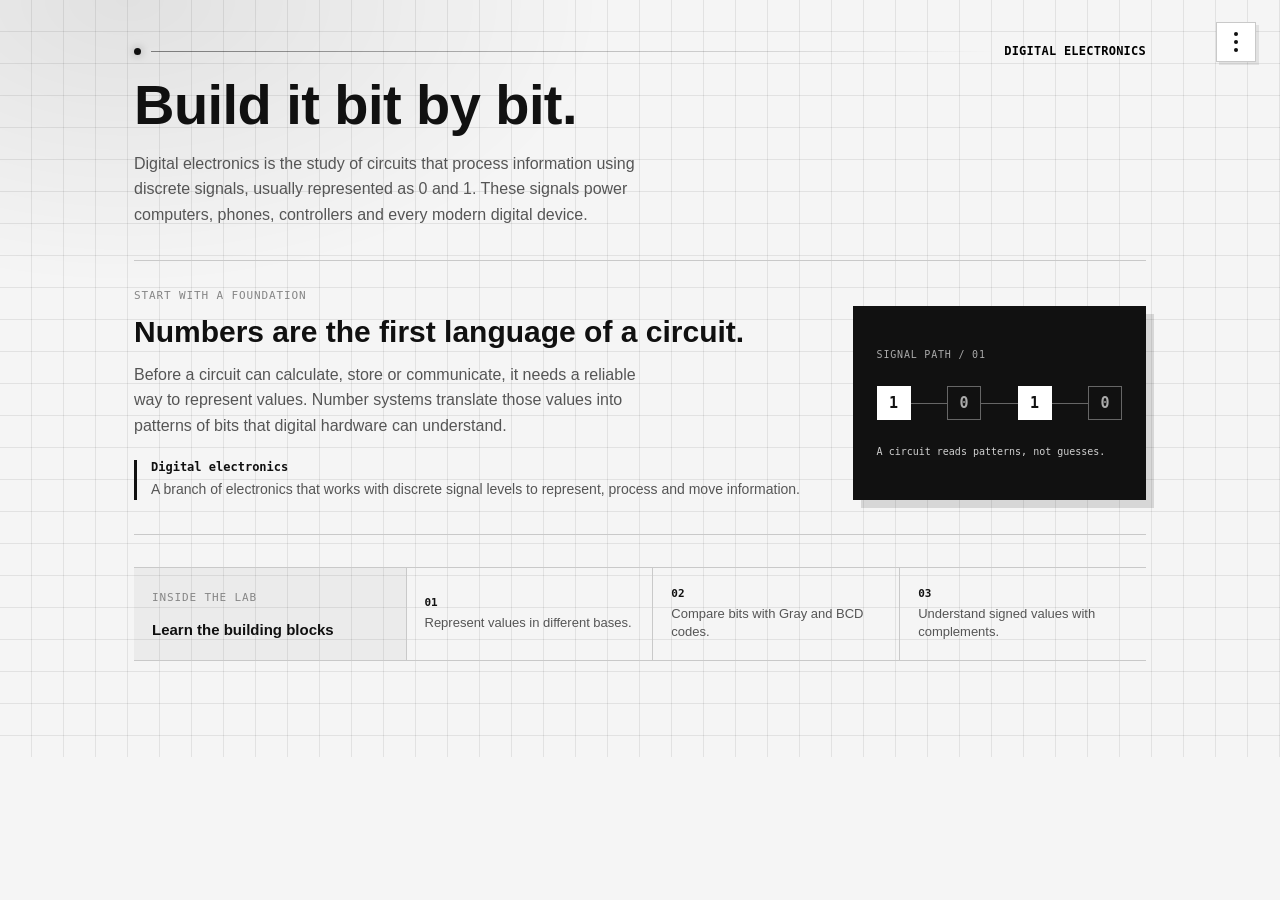
<file: index.html>
<!DOCTYPE html>
<html lang="en">
<head>
<meta charset="UTF-8">
<meta name="viewport" content="width=device-width, initial-scale=1.0">
<title>Digital Electronics</title>
  <link rel="stylesheet" href="styles.css">
</head>
<body>
<div class="wrap">

  <div class="module-menu">
    <button class="menu-trigger" id="moduleMenuToggle" type="button" aria-label="Open modules menu" aria-expanded="false" aria-controls="moduleMenu">
      <span></span><span></span><span></span>
    </button>
    <div class="module-menu-panel" id="moduleMenu" hidden>
      <div class="menu-title">Modules</div>
      <button class="menu-item active" data-module="number-systems" type="button">Number Systems <span>→</span></button>
      <button class="menu-item" data-module="logic-gates" type="button">Logic Gates <span>→</span></button>
      <button class="menu-item" data-module="adder" type="button">Adder <span>→</span></button>
      <button class="menu-item" data-module="subtractor" type="button">Subtractor <span>→</span></button>
      <div class="menu-status" id="menuStatus" aria-live="polite"></div>
    </div>
  </div>

  <main class="welcome-view" id="welcomeView">
    <header>
      <div class="eyebrow-trace">
        <div class="dot"></div>
        <div class="line"></div>
        <span class="label">DIGITAL ELECTRONICS</span>
      </div>
      <h1>Build it <em>bit by bit.</em></h1>
      <p class="sub">Digital electronics is the study of circuits that process information using discrete signals, usually represented as 0 and 1. These signals power computers, phones, controllers and every modern digital device.</p>
    </header>

    <section class="welcome-content" aria-labelledby="welcomeTitle">
      <div class="welcome-copy">
        <div class="console-label">Start with a foundation</div>
        <h2 id="welcomeTitle">Numbers are the first language of a circuit.</h2>
        <p>Before a circuit can calculate, store or communicate, it needs a reliable way to represent values. Number systems translate those values into patterns of bits that digital hardware can understand.</p>
        <div class="welcome-definition">
          <strong>Digital electronics</strong>
          <span>A branch of electronics that works with discrete signal levels to represent, process and move information.</span>
        </div>
      </div>
      <figure class="bit-figure" aria-label="Illustration of digital bits flowing through a circuit">
        <div class="bit-figure-label">SIGNAL PATH / 01</div>
        <div class="bit-track">
          <span class="bit-node active">1</span>
          <span class="bit-line"></span>
          <span class="bit-node">0</span>
          <span class="bit-line"></span>
          <span class="bit-node active">1</span>
          <span class="bit-line"></span>
          <span class="bit-node">0</span>
        </div>
        <div class="bit-figure-caption">A circuit reads patterns, not guesses.</div>
      </figure>
    </section>

    <section class="learning-strip" aria-label="What you can explore">
      <div class="learning-intro"><span class="console-label">Inside the lab</span><strong>Learn the building blocks</strong></div>
      <div class="learning-item"><b>01</b><span>Represent values in different bases.</span></div>
      <div class="learning-item"><b>02</b><span>Compare bits with Gray and BCD codes.</span></div>
      <div class="learning-item"><b>03</b><span>Understand signed values with complements.</span></div>
    </section>
  </main>

  <main class="app-view" id="appView" hidden>
    <div class="app-heading">
      <button class="back-action" id="backToWelcome" type="button">← Introduction</button>
      <div>
        <div class="console-label">Number systems</div>
        <h2>Conversion lab</h2>
      </div>
    </div>

  <nav class="module-nav" aria-label="Digital logic modules">
    <button class="module-option active" id="numberSystemsModule" type="button">Number Systems</button>
    <button class="module-option ai-option" id="aiGuideToggle" type="button" aria-expanded="false" aria-controls="aiGuide">Definitions</button>
  </nav>

  <aside class="ai-guide" id="aiGuide" aria-labelledby="aiGuideTitle" hidden>
    <div class="ai-guide-head">
      <div>
        <div class="console-label">Quick reference</div>
        <h2 id="aiGuideTitle">Term definitions</h2>
      </div>
    </div>
    <div class="definition-grid">
      <div class="definition"><strong>Decimal</strong><span>Base-10 system using digits 0 through 9.</span></div>
      <div class="definition"><strong>Binary</strong><span>Base-2 system using only 0 and 1, the language of digital circuits.</span></div>
      <div class="definition"><strong>Octal</strong><span>Base-8 system using digits 0 through 7. Each octal digit represents three binary bits.</span></div>
      <div class="definition"><strong>Hexadecimal</strong><span>Base-16 system using 0 through 9 and A through F. Each digit represents four bits.</span></div>
      <div class="definition"><strong>BCD (8421)</strong><span>Binary Coded Decimal: each decimal digit is stored separately as a four-bit group.</span></div>
      <div class="definition"><strong>Gray Code</strong><span>A binary code where adjacent values differ by exactly one bit.</span></div>
      <div class="definition"><strong>1's Complement</strong><span>Found by changing every 0 to 1 and every 1 to 0 in a fixed-width binary value.</span></div>
      <div class="definition"><strong>2's Complement</strong><span>Found by taking the 1's complement and adding 1; commonly used to represent signed integers.</span></div>
    </div>
  </aside>

  <div class="console">
    <div class="console-label">Enter value</div>
    <div class="input-row">
      <input id="numInput" type="text" inputmode="text" placeholder="e.g. 156 or 156.375" autocomplete="off" spellcheck="false">
    </div>
    <div class="switch-label">Input is in</div>
    <div class="switch-row" id="baseSwitches">
      <div class="switch active" data-base="DEC">DEC</div>
      <div class="switch" data-base="BIN">BIN</div>
      <div class="switch" data-base="OCT">OCT</div>
      <div class="switch" data-base="HEX">HEX</div>
      <div class="switch" data-base="BCD">BCD</div>
      <div class="switch" data-base="GRAY">GRAY</div>
    </div>
    <div class="error-msg" id="errorMsg"></div>
  </div>

  <div class="results-heading">Conversions</div>
  <div class="grid" id="resultsGrid"></div>

  <footer>
    <span>8 representations · 42 conversion paths</span>
    <span>All working shown — tap a card to expand</span>
  </footer>

  </main>

</div>

<div class="steps-modal" id="stepsModal" hidden>
  <section class="steps-sheet" role="dialog" aria-modal="true" aria-labelledby="stepsTitle">
    <button class="modal-close" id="modalClose" type="button" aria-label="Close working steps">&times;</button>
    <h2 id="stepsTitle">Working steps</h2>
    <p class="sheet-subtitle" id="stepsSubtitle"></p>
    <ol id="modalSteps"></ol>
    <div class="note" id="modalNote"></div>
  </section>
</div>

  <script src="script.js"></script>
</body>
</html>
</file>
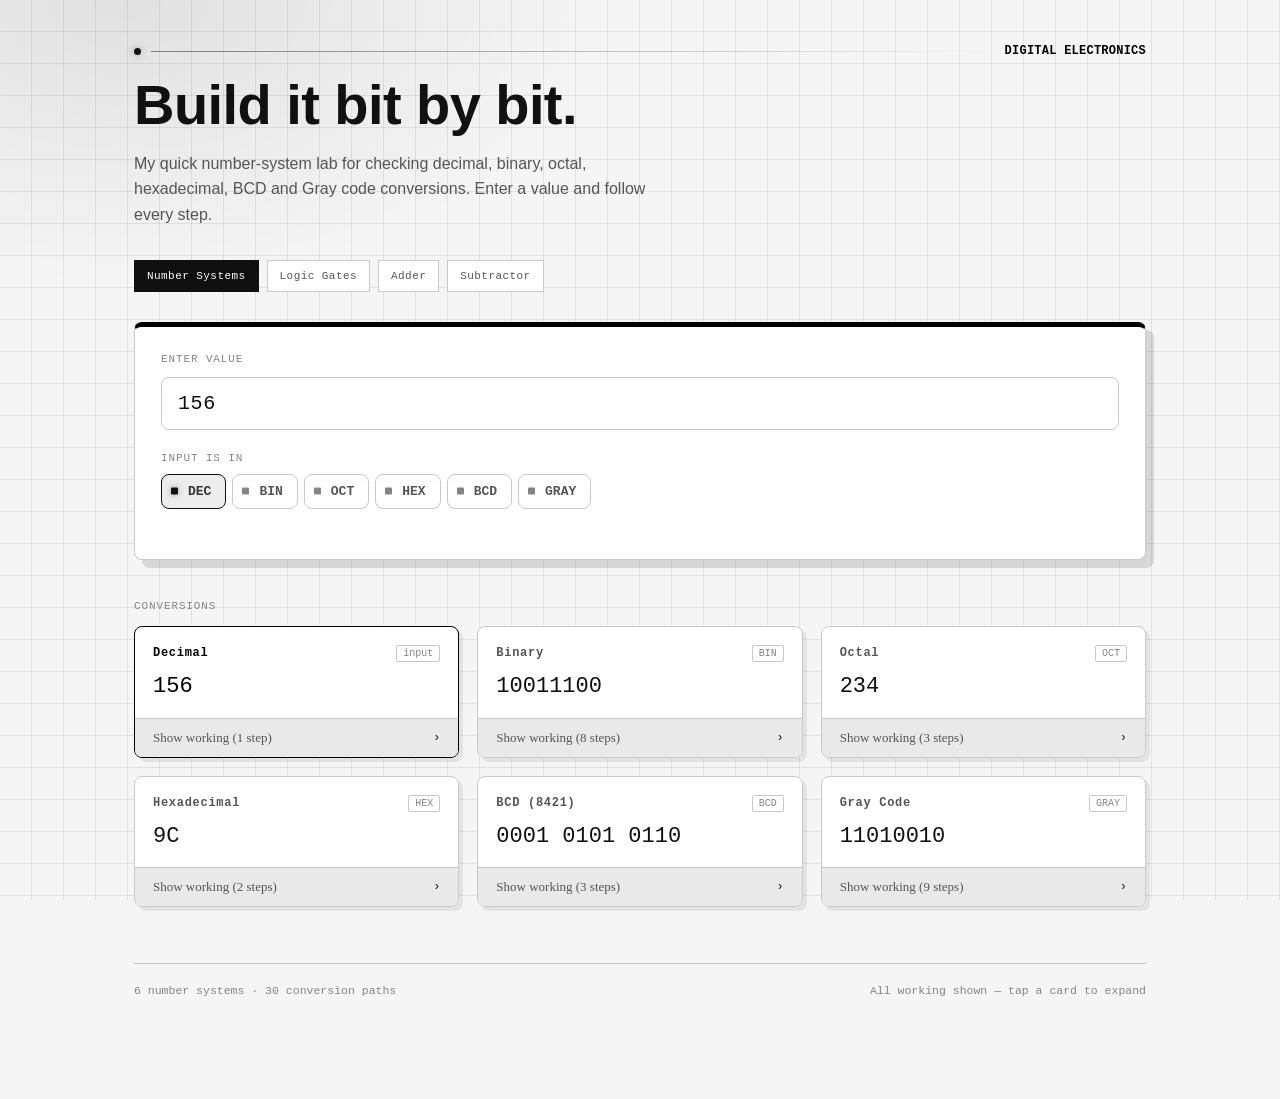
<file: digital-electronics/index.html>
<!DOCTYPE html>
<html lang="en">
<head>
<meta charset="UTF-8">
<meta name="viewport" content="width=device-width, initial-scale=1.0">
<title>Digital Electronics</title>
  <link rel="stylesheet" href="styles.css">
</head>
<body>
<div class="wrap">

  <header>
    <div class="eyebrow-trace">
      <div class="dot"></div>
      <div class="line"></div>
      <span class="label">DIGITAL ELECTRONICS</span>
    </div>
    <h1>Build it <em>bit by bit.</em></h1>
    <p class="sub">My quick number-system lab for checking decimal, binary, octal, hexadecimal, BCD and Gray code conversions. Enter a value and follow every step.</p>
  </header>

  <nav class="module-nav" aria-label="Digital logic modules">
    <span class="module-option active">Number Systems</span>
    <span class="module-option">Logic Gates</span>
    <span class="module-option">Adder</span>
    <span class="module-option">Subtractor</span>
  </nav>

  <div class="console">
    <div class="console-label">Enter value</div>
    <div class="input-row">
      <input id="numInput" type="text" inputmode="text" placeholder="e.g. 156 or 156.375" autocomplete="off" spellcheck="false">
    </div>
    <div class="switch-label">Input is in</div>
    <div class="switch-row" id="baseSwitches">
      <div class="switch active" data-base="DEC">DEC</div>
      <div class="switch" data-base="BIN">BIN</div>
      <div class="switch" data-base="OCT">OCT</div>
      <div class="switch" data-base="HEX">HEX</div>
      <div class="switch" data-base="BCD">BCD</div>
      <div class="switch" data-base="GRAY">GRAY</div>
    </div>
    <div class="error-msg" id="errorMsg"></div>
  </div>

  <div class="results-heading">Conversions</div>
  <div class="grid" id="resultsGrid"></div>

  <footer>
    <span>6 number systems · 30 conversion paths</span>
    <span>All working shown — tap a card to expand</span>
  </footer>

</div>

<div class="steps-modal" id="stepsModal" hidden>
  <section class="steps-sheet" role="dialog" aria-modal="true" aria-labelledby="stepsTitle">
    <button class="modal-close" id="modalClose" type="button" aria-label="Close working steps">&times;</button>
    <h2 id="stepsTitle">Working steps</h2>
    <p class="sheet-subtitle" id="stepsSubtitle"></p>
    <ol id="modalSteps"></ol>
    <div class="note" id="modalNote"></div>
  </section>
</div>

  <script src="script.js"></script>
</body>
</html>
</file>
<file: styles.css>
:root{
    --bg: #0D1613;
    --panel: #12201C;
    --panel-2: #16261F;
    --line: #24382F;
    --copper: #C08350;
    --copper-dim: #8A5F3B;
    --signal: #6FE0C4;
    --text: #E9F1EC;
    --text-dim: #8CA79C;
    --text-faint: #5C7268;
    --error: #E0765F;
    --radius: 3px;
    --mono: ui-monospace, "SF Mono", "JetBrains Mono", "Cascadia Code", Menlo, Consolas, monospace;
    --sans: -apple-system, BlinkMacSystemFont, "Segoe UI", "Inter", Helvetica, Arial, sans-serif;
  }

  *{ box-sizing: border-box; }

  html, body{
    margin:0; padding:0;
    background: var(--bg);
    color: var(--text);
    font-family: "Segoe UI", Arial, sans-serif;
    -webkit-font-smoothing: antialiased;
  }

  body{
    background-image:
      linear-gradient(var(--line) 1px, transparent 1px),
      linear-gradient(90deg, var(--line) 1px, transparent 1px);
    background-size: 44px 44px;
    background-position: -1px -1px;
    background-attachment: fixed;
    background-color: var(--bg);
  }
  body::before{
    content:"";
    position: fixed; inset:0;
    background: radial-gradient(ellipse 900px 500px at 50% -10%, rgba(111,224,196,0.06), transparent 60%);
    pointer-events: none;
  }

  .wrap{
    max-width: 980px;
    margin: 0 auto;
    padding: 56px 24px 96px;
    position: relative;
  }

  .module-menu{
    position: fixed;
    top: 22px;
    right: 24px;
    z-index: 5;
  }
  .menu-trigger{
    display: grid;
    place-content: center;
    gap: 4px;
    width: 40px;
    height: 40px;
    border: 1px solid var(--line);
    background: var(--panel);
    color: var(--text);
    cursor: pointer;
    box-shadow: 3px 3px 0 rgba(0,0,0,0.08);
  }
  .menu-trigger:hover, .menu-trigger[aria-expanded="true"]{ border-color: var(--text); }
  .menu-trigger span{
    width: 4px;
    height: 4px;
    border-radius: 50%;
    background: currentColor;
  }
  .module-menu-panel{
    position: absolute;
    top: 48px;
    right: 0;
    width: 210px;
    padding: 8px;
    background: var(--panel);
    border: 1px solid var(--line);
    box-shadow: 5px 5px 0 rgba(0,0,0,0.12);
  }
  .module-menu-panel[hidden]{ display: none; }
  .menu-title{
    padding: 8px 10px 7px;
    color: var(--text-faint);
    font-family: var(--mono);
    font-size: 10px;
    letter-spacing: 0.08em;
    text-transform: uppercase;
  }
  .menu-item{
    display: flex;
    justify-content: space-between;
    width: 100%;
    padding: 10px;
    border: 0;
    border-top: 1px solid var(--line);
    background: transparent;
    color: var(--text-dim);
    font-family: var(--mono);
    font-size: 12px;
    text-align: left;
    cursor: pointer;
  }
  .menu-item:hover, .menu-item.active{ background: var(--panel-2); color: var(--text); }
  .menu-item span{ color: var(--copper); }
  .menu-status{
    min-height: 0;
    padding: 0 10px;
    color: var(--text-faint);
    font-family: var(--mono);
    font-size: 10px;
    line-height: 1.4;
  }

  /* ---------- Header ---------- */
  header{
    margin-bottom: 44px;
  }
  .eyebrow-trace{
    display:flex; align-items:center; gap:10px;
    margin-bottom: 18px;
  }
  .eyebrow-trace .dot{
    width:7px; height:7px; border-radius:50%;
    background: var(--signal);
    box-shadow: 0 0 8px rgba(111,224,196,0.7);
    flex-shrink:0;
  }
  .eyebrow-trace .line{
    height:1px; flex:1;
    background: linear-gradient(90deg, var(--signal), transparent);
    opacity:0.5;
  }
  .eyebrow-trace span.label{
    font-family: var(--mono);
    font-size: 12px;
    color: var(--text-dim);
    letter-spacing: 0.02em;
    white-space: nowrap;
  }

  h1{
    font-size: clamp(30px, 5vw, 44px);
    line-height: 1.12;
    margin: 0 0 14px;
    font-weight: 600;
    letter-spacing: -0.01em;
    max-width: 14ch;
  }
  h1 em{
    font-style: normal;
    color: var(--copper);
  }

  header p.sub{
    font-size: 16px;
    line-height: 1.6;
    color: var(--text-dim);
    max-width: 52ch;
    margin: 0;
  }

  .welcome-content{
    display: grid;
    grid-template-columns: minmax(0, 1.4fr) minmax(220px, 0.6fr);
    gap: 34px;
    align-items: end;
    padding: 28px 0 34px;
    border-top: 1px solid var(--line);
    border-bottom: 1px solid var(--line);
  }
  .welcome-copy h2, .app-heading h2{
    margin: 0 0 12px;
    color: var(--text);
    font-size: 30px;
    line-height: 1.2;
    font-weight: 600;
  }
  .welcome-copy p{
    max-width: 58ch;
    margin: 0;
    color: var(--text-dim);
    font-size: 16px;
    line-height: 1.6;
  }
  .welcome-definition{
    display: grid;
    gap: 5px;
    margin-top: 22px;
    padding-left: 14px;
    border-left: 3px solid var(--copper);
  }
  .welcome-definition strong{
    color: var(--text);
    font-family: var(--mono);
    font-size: 12px;
  }
  .welcome-definition span{
    color: var(--text-dim);
    font-size: 14px;
    line-height: 1.5;
  }
  .bit-figure{
    min-height: 194px;
    display: grid;
    align-content: center;
    gap: 26px;
    margin: 0;
    padding: 24px;
    background: #111111;
    color: #ffffff;
    box-shadow: 8px 8px 0 rgba(0,0,0,0.12);
    overflow: hidden;
  }
  .bit-figure-label, .bit-figure-caption{
    font-family: var(--mono);
    font-size: 10px;
    letter-spacing: 0.08em;
  }
  .bit-figure-label{ color: #aaaaaa; }
  .bit-figure-caption{ color: #d0d0d0; letter-spacing: 0; }
  .bit-track{
    display: flex;
    align-items: center;
    width: 100%;
  }
  .bit-node{
    display: grid;
    place-items: center;
    width: 34px;
    height: 34px;
    flex-shrink: 0;
    border: 1px solid #666666;
    color: #aaaaaa;
    font-family: var(--mono);
    font-size: 15px;
    font-weight: 700;
  }
  .bit-node.active{
    border-color: #ffffff;
    background: #ffffff;
    color: #111111;
  }
  .bit-line{
    height: 1px;
    flex: 1;
    min-width: 10px;
    background: #666666;
  }
  .learning-strip{
    display: grid;
    grid-template-columns: 1.1fr repeat(3, 1fr);
    gap: 0;
    margin-top: 32px;
    border-top: 1px solid var(--line);
    border-bottom: 1px solid var(--line);
  }
  .learning-intro, .learning-item{
    display: grid;
    align-content: center;
    gap: 5px;
    min-height: 92px;
    padding: 16px 18px;
  }
  .learning-intro{ background: rgba(0,0,0,0.04); }
  .learning-intro strong{ color: var(--text); font-size: 15px; }
  .learning-item{ border-left: 1px solid var(--line); }
  .learning-item b{
    color: var(--copper);
    font-family: var(--mono);
    font-size: 11px;
  }
  .learning-item span{
    color: var(--text-dim);
    font-size: 13px;
    line-height: 1.4;
  }
  .welcome-actions{
    display: grid;
    gap: 10px;
  }
  .primary-action, .back-action{
    display: flex;
    align-items: center;
    justify-content: space-between;
    gap: 18px;
    border: 1px solid var(--text);
    background: var(--text);
    color: var(--panel);
    font-family: var(--mono);
    cursor: pointer;
  }
  .primary-action{
    width: 100%;
    padding: 15px 16px;
    font-size: 13px;
    font-weight: 700;
  }
  .primary-action:hover{ background: var(--copper-dim); border-color: var(--copper-dim); }
  .action-note{
    color: var(--text-faint);
    font-family: var(--mono);
    font-size: 11px;
    line-height: 1.5;
  }
  .app-heading{
    display: flex;
    align-items: end;
    justify-content: space-between;
    gap: 20px;
    margin-bottom: 26px;
  }
  .app-heading h2{ margin-bottom: 0; }
  .back-action{
    order: 2;
    background: var(--panel);
    color: var(--text-dim);
    border-color: var(--line);
    padding: 9px 12px;
    font-size: 11px;
  }
  .back-action:hover{ color: var(--text); border-color: var(--text); }

  /* ---------- Input console ---------- */
  .console{
    background: var(--panel);
    border: 1px solid var(--line);
    border-top: 2px solid var(--copper);
    border-radius: var(--radius);
    padding: 28px;
    margin-bottom: 40px;
  }

  .console-label{
    font-family: var(--mono);
    font-size: 11px;
    color: var(--text-faint);
    text-transform: uppercase;
    letter-spacing: 0.08em;
    margin-bottom: 12px;
  }

  .input-row{
    display:flex;
    gap: 12px;
    margin-bottom: 22px;
  }
  #numInput{
    flex: 1;
    background: var(--bg);
    border: 1px solid var(--line);
    border-radius: var(--radius);
    color: var(--text);
    font-family: var(--mono);
    font-size: 20px;
    padding: 14px 16px;
    letter-spacing: 0.03em;
    outline: none;
    transition: border-color 0.15s ease;
  }
  #numInput:focus{
    border-color: var(--signal);
  }
  #numInput.invalid{
    border-color: var(--error);
  }

  .switch-label{
    font-family: var(--mono);
    font-size: 11px;
    color: var(--text-faint);
    text-transform: uppercase;
    letter-spacing: 0.08em;
    margin-bottom: 10px;
  }

  .switch-row{
    display:flex;
    gap: 6px;
    flex-wrap: wrap;
  }
  .switch{
    position: relative;
    font-family: var(--mono);
    font-size: 13px;
    font-weight: 600;
    color: var(--text-dim);
    background: var(--bg);
    border: 1px solid var(--line);
    border-radius: var(--radius);
    padding: 9px 14px 9px 26px;
    cursor: pointer;
    transition: all 0.15s ease;
    -webkit-user-select: none;
    user-select: none;
  }
  .switch::before{
    content:"";
    position: absolute;
    left: 9px; top: 50%;
    transform: translateY(-50%);
    width: 7px; height: 7px;
    border-radius: 1px;
    background: var(--text-faint);
    transition: all 0.15s ease;
  }
  .switch:hover{
    border-color: var(--copper-dim);
    color: var(--text);
  }
  .switch.active{
    border-color: var(--copper);
    color: var(--copper);
    background: rgba(192,131,80,0.08);
  }
  .switch.active::before{
    background: var(--copper);
    box-shadow: 0 0 6px rgba(192,131,80,0.7);
  }

  .error-msg{
    font-family: var(--mono);
    font-size: 12.5px;
    color: var(--error);
    margin-top: 12px;
    min-height: 1em;
  }

  /* ---------- Results grid ---------- */
  .results-heading{
    font-family: var(--mono);
    font-size: 11px;
    color: var(--text-faint);
    text-transform: uppercase;
    letter-spacing: 0.08em;
    margin: 0 0 14px;
  }

  .grid{
    display:grid;
    grid-template-columns: repeat(auto-fit, minmax(280px, 1fr));
    gap: 14px;
  }

  .card{
    background: var(--panel);
    border: 1px solid var(--line);
    border-radius: var(--radius);
    overflow: hidden;
  }
  .card.is-source{
    border-color: var(--signal);
  }

  .card-top{
    padding: 18px 18px 16px;
  }
  .card-head{
    display:flex;
    align-items: baseline;
    justify-content: space-between;
    margin-bottom: 10px;
  }
  .card-name{
    font-family: var(--mono);
    font-size: 12px;
    font-weight: 600;
    color: var(--text-dim);
    letter-spacing: 0.06em;
  }
  .card.is-source .card-name{ color: var(--signal); }
  .card-tag{
    font-family: var(--mono);
    font-size: 10px;
    color: var(--text-faint);
    border: 1px solid var(--line);
    border-radius: 2px;
    padding: 2px 6px;
  }

  .card-value{
    font-family: var(--mono);
    font-size: 22px;
    font-weight: 500;
    color: var(--text);
    word-break: break-all;
    line-height: 1.35;
    min-height: 1.35em;
  }
  .card.is-source .card-value{ color: var(--signal); }

  .steps-toggle{
    width:100%;
    background: var(--panel-2);
    border: none;
    border-top: 1px solid var(--line);
    color: var(--text-dim);
    font-family: var(--sans);
    font-size: 13px;
    padding: 11px 18px;
    text-align: left;
    cursor: pointer;
    display:flex;
    align-items:center;
    justify-content: space-between;
  }
  .steps-toggle:hover{ color: var(--text); }
  .steps-toggle .chev{
    font-family: var(--mono);
    color: var(--copper);
    transition: transform 0.15s ease;
    font-size: 12px;
  }
  .steps-toggle.open .chev{ transform: rotate(90deg); }

  .steps-body{
    max-height: 0;
    overflow: hidden;
    transition: max-height 0.2s ease;
    background: var(--bg);
  }
  .steps-body.open{ max-height: 900px; }
  .steps-body ol{
    margin: 0;
    padding: 14px 18px 16px 34px;
    list-style: decimal;
  }
  .steps-body li{
    font-family: var(--mono);
    font-size: 12.5px;
    color: var(--text-dim);
    line-height: 1.9;
  }
  .steps-body .note{
    padding: 10px 18px 14px;
    font-size: 12.5px;
    color: var(--text-faint);
    font-style: italic;
  }

  footer{
    margin-top: 56px;
    padding-top: 20px;
    border-top: 1px solid var(--line);
    font-family: var(--mono);
    font-size: 11.5px;
    color: var(--text-faint);
    display:flex;
    justify-content: space-between;
    flex-wrap: wrap;
    gap: 8px;
  }

  @media (max-width: 600px){
    .wrap{ padding: 36px 16px 72px; }
    .input-row{ flex-direction: column; }
    .console{ padding: 20px; }
  }

  /* Gaurav's lab notebook theme */
  :root{
    --bg: #f5f5f5;
    --panel: #ffffff;
    --panel-2: #e9e9e9;
    --line: #c9c9c9;
    --copper: #111111;
    --copper-dim: #333333;
    --signal: #000000;
    --text: #101010;
    --text-dim: #555555;
    --text-faint: #858585;
    --error: #222222;
    --radius: 8px;
    --sans: Georgia, "Times New Roman", serif;
  }

  body{
    background-color: var(--bg);
    background-image:
      linear-gradient(rgba(0,0,0,0.08) 1px, transparent 1px),
      linear-gradient(90deg, rgba(0,0,0,0.08) 1px, transparent 1px);
    background-size: 32px 32px;
  }
  body::before{
    background: radial-gradient(ellipse 700px 420px at 10% 0%, rgba(0,0,0,0.08), transparent 68%);
  }
  .wrap{ max-width: 1060px; padding-top: 44px; }
  header{ margin-bottom: 32px; }
  .eyebrow-trace{ margin-bottom: 16px; }
  .eyebrow-trace .dot{ background: var(--copper); box-shadow: 0 0 8px rgba(0,0,0,0.35); }
  .eyebrow-trace .line{ background: linear-gradient(90deg, var(--copper), transparent); }
  .eyebrow-trace span.label{ color: var(--signal); font-weight: 700; }
  h1{ color: var(--text); font-size: clamp(34px, 5vw, 56px); max-width: 15ch; }
  h1 em{ color: var(--copper); }
  header p.sub{ color: var(--text-dim); max-width: 60ch; }
  .console{
    border: 1px solid var(--line);
    border-top: 5px solid var(--signal);
    box-shadow: 8px 8px 0 rgba(0,0,0,0.12);
    padding: 26px;
  }
  #numInput{ background: #ffffff; border-color: var(--line); color: var(--text); }
  #numInput:focus{ border-color: var(--signal); box-shadow: 0 0 0 3px rgba(0,0,0,0.12); }
  .switch{ background: #ffffff; border-color: var(--line); color: var(--text-dim); }
  .switch:hover{ border-color: var(--copper); color: var(--text); }
  .switch.active{ border-color: var(--copper); color: var(--copper-dim); background: #ededed; }
  .switch.active::before{ background: var(--copper); box-shadow: 0 0 6px rgba(0,0,0,0.35); }
  .grid{ gap: 18px; }
  .card{ border-color: var(--line); box-shadow: 4px 4px 0 rgba(0,0,0,0.07); }
  .card.is-source{ border-color: var(--signal); }
  .card.is-source .card-name, .card.is-source .card-value{ color: var(--signal); }
  .card-value{ color: var(--text); }
  .steps-toggle{ background: var(--panel-2); color: var(--text-dim); }
  .steps-toggle .chev{ color: var(--copper); }
  .steps-body{ background: #fafafa; }
  .steps-body li{ color: var(--text-dim); }
  footer{ border-color: var(--line); color: var(--text-faint); }

  .module-nav{
    display: flex;
    flex-wrap: wrap;
    gap: 8px;
    margin: 0 0 30px;
  }
  .module-option{
    border: 1px solid var(--line);
    background: var(--panel);
    color: var(--text-dim);
    font-family: var(--mono);
    font-size: 11px;
    letter-spacing: 0.04em;
    padding: 9px 12px;
  }
  button.module-option{ cursor: pointer; }
  .ai-option{ margin-left: auto; color: var(--text); }
  .ai-option:hover, .ai-option[aria-expanded="true"]{
    background: var(--text);
    border-color: var(--text);
    color: var(--panel);
  }
  .module-option.active{
    background: var(--text);
    border-color: var(--text);
    color: var(--panel);
  }

  .ai-guide{
    margin: -12px 0 30px;
    padding: 22px;
    background: var(--panel);
    border: 1px solid var(--line);
    border-left: 5px solid var(--text);
    box-shadow: 5px 5px 0 rgba(0,0,0,0.08);
  }
  .ai-guide[hidden]{ display: none; }
  .ai-guide-head{
    display: flex;
    align-items: flex-start;
    justify-content: space-between;
    gap: 16px;
    margin-bottom: 18px;
  }
  .ai-guide h2{
    margin: 0;
    color: var(--text);
    font-size: 24px;
    font-weight: 600;
  }
  .ai-mark{
    padding: 6px 8px;
    border: 1px solid var(--line);
    color: var(--text);
    font-family: var(--mono);
    font-size: 11px;
    font-weight: 700;
  }
  .definition-grid{
    display: grid;
    grid-template-columns: repeat(2, minmax(0, 1fr));
    gap: 1px;
    background: var(--line);
    border: 1px solid var(--line);
  }
  .definition{
    display: grid;
    gap: 6px;
    padding: 14px;
    background: #fafafa;
  }
  .definition strong{
    color: var(--text);
    font-family: var(--mono);
    font-size: 12px;
  }
  .definition span{
    color: var(--text-dim);
    font-size: 14px;
    line-height: 1.45;
  }

  .steps-modal{
    position: fixed;
    inset: 0;
    display: grid;
    place-items: center;
    padding: 20px;
    background: rgba(0,0,0,0.5);
    z-index: 10;
  }
  .steps-modal[hidden]{ display: none; }
  .steps-sheet{
    position: relative;
    width: min(680px, 100%);
    max-height: min(760px, 90vh);
    overflow: auto;
    padding: 34px 36px 38px;
    background: #ffffff;
    border: 1px solid #111111;
    box-shadow: 10px 10px 0 rgba(0,0,0,0.2);
  }
  .steps-sheet h2{
    margin: 0 42px 8px 0;
    color: #111111;
    font-family: "Segoe UI", Arial, sans-serif;
    font-size: 24px;
  }
  .steps-sheet .sheet-subtitle{
    margin: 0 0 22px;
    color: #777777;
    font-family: var(--mono);
    font-size: 11px;
    text-transform: uppercase;
    letter-spacing: 0.06em;
  }
  .steps-sheet ol{
    margin: 0;
    padding: 0 0 0 28px;
  }
  .steps-sheet li{
    padding: 5px 0;
    color: #222222;
    font-family: "Segoe UI", Arial, sans-serif;
    font-size: 15px;
    line-height: 1.7;
  }
  .steps-sheet .note{
    margin-top: 18px;
    color: #555555;
    font-family: "Segoe UI", Arial, sans-serif;
    font-size: 14px;
  }
  .modal-close{
    position: absolute;
    top: 14px;
    right: 16px;
    width: 34px;
    height: 34px;
    border: 1px solid #bdbdbd;
    background: #ffffff;
    color: #111111;
    font-size: 22px;
    line-height: 1;
    cursor: pointer;
  }
  .modal-close:hover{ background: #eeeeee; }

  @media (max-width: 760px){
    .wrap{ padding: 32px 20px 64px; }
    h1{ font-size: 42px; }
    header p.sub{ font-size: 15px; }
    .console{ padding: 22px; }
    .welcome-content{ grid-template-columns: 1fr; gap: 24px; }
    .learning-strip{ grid-template-columns: 1fr 1fr; }
    .learning-item:nth-child(2){ border-left: 0; }
    .learning-item:nth-child(n+3){ border-top: 1px solid var(--line); }
    .app-heading{ align-items: flex-start; flex-direction: column; }
    .back-action{ order: 0; }
    .grid{ grid-template-columns: repeat(2, minmax(0, 1fr)); gap: 12px; }
    .card-top{ padding: 16px 14px 14px; }
    .card-value{ font-size: 19px; }
    .steps-toggle{ padding: 11px 14px; }
    .steps-body ol{ padding-left: 30px; }
    .steps-body li{ font-size: 11.5px; overflow-wrap: anywhere; }
  }

  @media (max-width: 480px){
    .wrap{ padding: 24px 14px 52px; }
    .module-menu{ top: 14px; right: 14px; }
    header{ margin-bottom: 24px; }
    .eyebrow-trace span.label{ font-size: 10px; }
    h1{ font-size: 34px; }
    header p.sub{ font-size: 14px; line-height: 1.5; }
    .console{ padding: 18px; margin-bottom: 28px; }
    .grid{ grid-template-columns: 1fr; }
    .ai-option{ margin-left: 0; }
    .ai-guide{ padding: 18px; }
    .definition-grid{ grid-template-columns: 1fr; }
    .learning-strip{ grid-template-columns: 1fr; }
    .learning-item, .learning-item:nth-child(2){ border-top: 1px solid var(--line); border-left: 0; }
    .switch{ flex: 1 1 28%; text-align: center; padding-right: 8px; }
    footer{ margin-top: 38px; flex-direction: column; }
  }
</file>
<file: digital-electronics/styles.css>
:root{
    --bg: #0D1613;
    --panel: #12201C;
    --panel-2: #16261F;
    --line: #24382F;
    --copper: #C08350;
    --copper-dim: #8A5F3B;
    --signal: #6FE0C4;
    --text: #E9F1EC;
    --text-dim: #8CA79C;
    --text-faint: #5C7268;
    --error: #E0765F;
    --radius: 3px;
    --mono: ui-monospace, "SF Mono", "JetBrains Mono", "Cascadia Code", Menlo, Consolas, monospace;
    --sans: -apple-system, BlinkMacSystemFont, "Segoe UI", "Inter", Helvetica, Arial, sans-serif;
  }

  *{ box-sizing: border-box; }

  html, body{
    margin:0; padding:0;
    background: var(--bg);
    color: var(--text);
    font-family: "Segoe UI", Arial, sans-serif;
    -webkit-font-smoothing: antialiased;
  }

  body{
    background-image:
      linear-gradient(var(--line) 1px, transparent 1px),
      linear-gradient(90deg, var(--line) 1px, transparent 1px);
    background-size: 44px 44px;
    background-position: -1px -1px;
    background-attachment: fixed;
    background-color: var(--bg);
  }
  body::before{
    content:"";
    position: fixed; inset:0;
    background: radial-gradient(ellipse 900px 500px at 50% -10%, rgba(111,224,196,0.06), transparent 60%);
    pointer-events: none;
  }

  .wrap{
    max-width: 980px;
    margin: 0 auto;
    padding: 56px 24px 96px;
    position: relative;
  }

  /* ---------- Header ---------- */
  header{
    margin-bottom: 44px;
  }
  .eyebrow-trace{
    display:flex; align-items:center; gap:10px;
    margin-bottom: 18px;
  }
  .eyebrow-trace .dot{
    width:7px; height:7px; border-radius:50%;
    background: var(--signal);
    box-shadow: 0 0 8px rgba(111,224,196,0.7);
    flex-shrink:0;
  }
  .eyebrow-trace .line{
    height:1px; flex:1;
    background: linear-gradient(90deg, var(--signal), transparent);
    opacity:0.5;
  }
  .eyebrow-trace span.label{
    font-family: var(--mono);
    font-size: 12px;
    color: var(--text-dim);
    letter-spacing: 0.02em;
    white-space: nowrap;
  }

  h1{
    font-size: clamp(30px, 5vw, 44px);
    line-height: 1.12;
    margin: 0 0 14px;
    font-weight: 600;
    letter-spacing: -0.01em;
    max-width: 14ch;
  }
  h1 em{
    font-style: normal;
    color: var(--copper);
  }

  header p.sub{
    font-size: 16px;
    line-height: 1.6;
    color: var(--text-dim);
    max-width: 52ch;
    margin: 0;
  }

  /* ---------- Input console ---------- */
  .console{
    background: var(--panel);
    border: 1px solid var(--line);
    border-top: 2px solid var(--copper);
    border-radius: var(--radius);
    padding: 28px;
    margin-bottom: 40px;
  }

  .console-label{
    font-family: var(--mono);
    font-size: 11px;
    color: var(--text-faint);
    text-transform: uppercase;
    letter-spacing: 0.08em;
    margin-bottom: 12px;
  }

  .input-row{
    display:flex;
    gap: 12px;
    margin-bottom: 22px;
  }
  #numInput{
    flex: 1;
    background: var(--bg);
    border: 1px solid var(--line);
    border-radius: var(--radius);
    color: var(--text);
    font-family: var(--mono);
    font-size: 20px;
    padding: 14px 16px;
    letter-spacing: 0.03em;
    outline: none;
    transition: border-color 0.15s ease;
  }
  #numInput:focus{
    border-color: var(--signal);
  }
  #numInput.invalid{
    border-color: var(--error);
  }

  .switch-label{
    font-family: var(--mono);
    font-size: 11px;
    color: var(--text-faint);
    text-transform: uppercase;
    letter-spacing: 0.08em;
    margin-bottom: 10px;
  }

  .switch-row{
    display:flex;
    gap: 6px;
    flex-wrap: wrap;
  }
  .switch{
    position: relative;
    font-family: var(--mono);
    font-size: 13px;
    font-weight: 600;
    color: var(--text-dim);
    background: var(--bg);
    border: 1px solid var(--line);
    border-radius: var(--radius);
    padding: 9px 14px 9px 26px;
    cursor: pointer;
    transition: all 0.15s ease;
    -webkit-user-select: none;
    user-select: none;
  }
  .switch::before{
    content:"";
    position: absolute;
    left: 9px; top: 50%;
    transform: translateY(-50%);
    width: 7px; height: 7px;
    border-radius: 1px;
    background: var(--text-faint);
    transition: all 0.15s ease;
  }
  .switch:hover{
    border-color: var(--copper-dim);
    color: var(--text);
  }
  .switch.active{
    border-color: var(--copper);
    color: var(--copper);
    background: rgba(192,131,80,0.08);
  }
  .switch.active::before{
    background: var(--copper);
    box-shadow: 0 0 6px rgba(192,131,80,0.7);
  }

  .error-msg{
    font-family: var(--mono);
    font-size: 12.5px;
    color: var(--error);
    margin-top: 12px;
    min-height: 1em;
  }

  /* ---------- Results grid ---------- */
  .results-heading{
    font-family: var(--mono);
    font-size: 11px;
    color: var(--text-faint);
    text-transform: uppercase;
    letter-spacing: 0.08em;
    margin: 0 0 14px;
  }

  .grid{
    display:grid;
    grid-template-columns: repeat(auto-fit, minmax(280px, 1fr));
    gap: 14px;
  }

  .card{
    background: var(--panel);
    border: 1px solid var(--line);
    border-radius: var(--radius);
    overflow: hidden;
  }
  .card.is-source{
    border-color: var(--signal);
  }

  .card-top{
    padding: 18px 18px 16px;
  }
  .card-head{
    display:flex;
    align-items: baseline;
    justify-content: space-between;
    margin-bottom: 10px;
  }
  .card-name{
    font-family: var(--mono);
    font-size: 12px;
    font-weight: 600;
    color: var(--text-dim);
    letter-spacing: 0.06em;
  }
  .card.is-source .card-name{ color: var(--signal); }
  .card-tag{
    font-family: var(--mono);
    font-size: 10px;
    color: var(--text-faint);
    border: 1px solid var(--line);
    border-radius: 2px;
    padding: 2px 6px;
  }

  .card-value{
    font-family: var(--mono);
    font-size: 22px;
    font-weight: 500;
    color: var(--text);
    word-break: break-all;
    line-height: 1.35;
    min-height: 1.35em;
  }
  .card.is-source .card-value{ color: var(--signal); }

  .steps-toggle{
    width:100%;
    background: var(--panel-2);
    border: none;
    border-top: 1px solid var(--line);
    color: var(--text-dim);
    font-family: var(--sans);
    font-size: 13px;
    padding: 11px 18px;
    text-align: left;
    cursor: pointer;
    display:flex;
    align-items:center;
    justify-content: space-between;
  }
  .steps-toggle:hover{ color: var(--text); }
  .steps-toggle .chev{
    font-family: var(--mono);
    color: var(--copper);
    transition: transform 0.15s ease;
    font-size: 12px;
  }
  .steps-toggle.open .chev{ transform: rotate(90deg); }

  .steps-body{
    max-height: 0;
    overflow: hidden;
    transition: max-height 0.2s ease;
    background: var(--bg);
  }
  .steps-body.open{ max-height: 900px; }
  .steps-body ol{
    margin: 0;
    padding: 14px 18px 16px 34px;
    list-style: decimal;
  }
  .steps-body li{
    font-family: var(--mono);
    font-size: 12.5px;
    color: var(--text-dim);
    line-height: 1.9;
  }
  .steps-body .note{
    padding: 10px 18px 14px;
    font-size: 12.5px;
    color: var(--text-faint);
    font-style: italic;
  }

  footer{
    margin-top: 56px;
    padding-top: 20px;
    border-top: 1px solid var(--line);
    font-family: var(--mono);
    font-size: 11.5px;
    color: var(--text-faint);
    display:flex;
    justify-content: space-between;
    flex-wrap: wrap;
    gap: 8px;
  }

  @media (max-width: 600px){
    .wrap{ padding: 36px 16px 72px; }
    .input-row{ flex-direction: column; }
    .console{ padding: 20px; }
  }

  /* Gaurav's lab notebook theme */
  :root{
    --bg: #f5f5f5;
    --panel: #ffffff;
    --panel-2: #e9e9e9;
    --line: #c9c9c9;
    --copper: #111111;
    --copper-dim: #333333;
    --signal: #000000;
    --text: #101010;
    --text-dim: #555555;
    --text-faint: #858585;
    --error: #222222;
    --radius: 8px;
    --sans: Georgia, "Times New Roman", serif;
  }

  body{
    background-color: var(--bg);
    background-image:
      linear-gradient(rgba(0,0,0,0.08) 1px, transparent 1px),
      linear-gradient(90deg, rgba(0,0,0,0.08) 1px, transparent 1px);
    background-size: 32px 32px;
  }
  body::before{
    background: radial-gradient(ellipse 700px 420px at 10% 0%, rgba(0,0,0,0.08), transparent 68%);
  }
  .wrap{ max-width: 1060px; padding-top: 44px; }
  header{ margin-bottom: 32px; }
  .eyebrow-trace{ margin-bottom: 16px; }
  .eyebrow-trace .dot{ background: var(--copper); box-shadow: 0 0 8px rgba(0,0,0,0.35); }
  .eyebrow-trace .line{ background: linear-gradient(90deg, var(--copper), transparent); }
  .eyebrow-trace span.label{ color: var(--signal); font-weight: 700; }
  h1{ color: var(--text); font-size: clamp(34px, 5vw, 56px); max-width: 15ch; }
  h1 em{ color: var(--copper); }
  header p.sub{ color: var(--text-dim); max-width: 60ch; }
  .console{
    border: 1px solid var(--line);
    border-top: 5px solid var(--signal);
    box-shadow: 8px 8px 0 rgba(0,0,0,0.12);
    padding: 26px;
  }
  #numInput{ background: #ffffff; border-color: var(--line); color: var(--text); }
  #numInput:focus{ border-color: var(--signal); box-shadow: 0 0 0 3px rgba(0,0,0,0.12); }
  .switch{ background: #ffffff; border-color: var(--line); color: var(--text-dim); }
  .switch:hover{ border-color: var(--copper); color: var(--text); }
  .switch.active{ border-color: var(--copper); color: var(--copper-dim); background: #ededed; }
  .switch.active::before{ background: var(--copper); box-shadow: 0 0 6px rgba(0,0,0,0.35); }
  .grid{ gap: 18px; }
  .card{ border-color: var(--line); box-shadow: 4px 4px 0 rgba(0,0,0,0.07); }
  .card.is-source{ border-color: var(--signal); }
  .card.is-source .card-name, .card.is-source .card-value{ color: var(--signal); }
  .card-value{ color: var(--text); }
  .steps-toggle{ background: var(--panel-2); color: var(--text-dim); }
  .steps-toggle .chev{ color: var(--copper); }
  .steps-body{ background: #fafafa; }
  .steps-body li{ color: var(--text-dim); }
  footer{ border-color: var(--line); color: var(--text-faint); }

  .module-nav{
    display: flex;
    flex-wrap: wrap;
    gap: 8px;
    margin: 0 0 30px;
  }
  .module-option{
    border: 1px solid var(--line);
    background: var(--panel);
    color: var(--text-dim);
    font-family: var(--mono);
    font-size: 11px;
    letter-spacing: 0.04em;
    padding: 9px 12px;
  }
  .module-option.active{
    background: var(--text);
    border-color: var(--text);
    color: var(--panel);
  }

  .steps-modal{
    position: fixed;
    inset: 0;
    display: grid;
    place-items: center;
    padding: 20px;
    background: rgba(0,0,0,0.5);
    z-index: 10;
  }
  .steps-modal[hidden]{ display: none; }
  .steps-sheet{
    position: relative;
    width: min(680px, 100%);
    max-height: min(760px, 90vh);
    overflow: auto;
    padding: 34px 36px 38px;
    background: #ffffff;
    border: 1px solid #111111;
    box-shadow: 10px 10px 0 rgba(0,0,0,0.2);
  }
  .steps-sheet h2{
    margin: 0 42px 8px 0;
    color: #111111;
    font-family: "Segoe UI", Arial, sans-serif;
    font-size: 24px;
  }
  .steps-sheet .sheet-subtitle{
    margin: 0 0 22px;
    color: #777777;
    font-family: var(--mono);
    font-size: 11px;
    text-transform: uppercase;
    letter-spacing: 0.06em;
  }
  .steps-sheet ol{
    margin: 0;
    padding: 0 0 0 28px;
  }
  .steps-sheet li{
    padding: 5px 0;
    color: #222222;
    font-family: "Segoe UI", Arial, sans-serif;
    font-size: 15px;
    line-height: 1.7;
  }
  .steps-sheet .note{
    margin-top: 18px;
    color: #555555;
    font-family: "Segoe UI", Arial, sans-serif;
    font-size: 14px;
  }
  .modal-close{
    position: absolute;
    top: 14px;
    right: 16px;
    width: 34px;
    height: 34px;
    border: 1px solid #bdbdbd;
    background: #ffffff;
    color: #111111;
    font-size: 22px;
    line-height: 1;
    cursor: pointer;
  }
  .modal-close:hover{ background: #eeeeee; }

  @media (max-width: 760px){
    .wrap{ padding: 32px 20px 64px; }
    h1{ font-size: 42px; }
    header p.sub{ font-size: 15px; }
    .console{ padding: 22px; }
    .grid{ grid-template-columns: repeat(2, minmax(0, 1fr)); gap: 12px; }
    .card-top{ padding: 16px 14px 14px; }
    .card-value{ font-size: 19px; }
    .steps-toggle{ padding: 11px 14px; }
    .steps-body ol{ padding-left: 30px; }
    .steps-body li{ font-size: 11.5px; overflow-wrap: anywhere; }
  }

  @media (max-width: 480px){
    .wrap{ padding: 24px 14px 52px; }
    header{ margin-bottom: 24px; }
    .eyebrow-trace span.label{ font-size: 10px; }
    h1{ font-size: 34px; }
    header p.sub{ font-size: 14px; line-height: 1.5; }
    .console{ padding: 18px; margin-bottom: 28px; }
    .grid{ grid-template-columns: 1fr; }
    .switch{ flex: 1 1 28%; text-align: center; padding-right: 8px; }
    footer{ margin-top: 38px; flex-direction: column; }
  }
</file>
